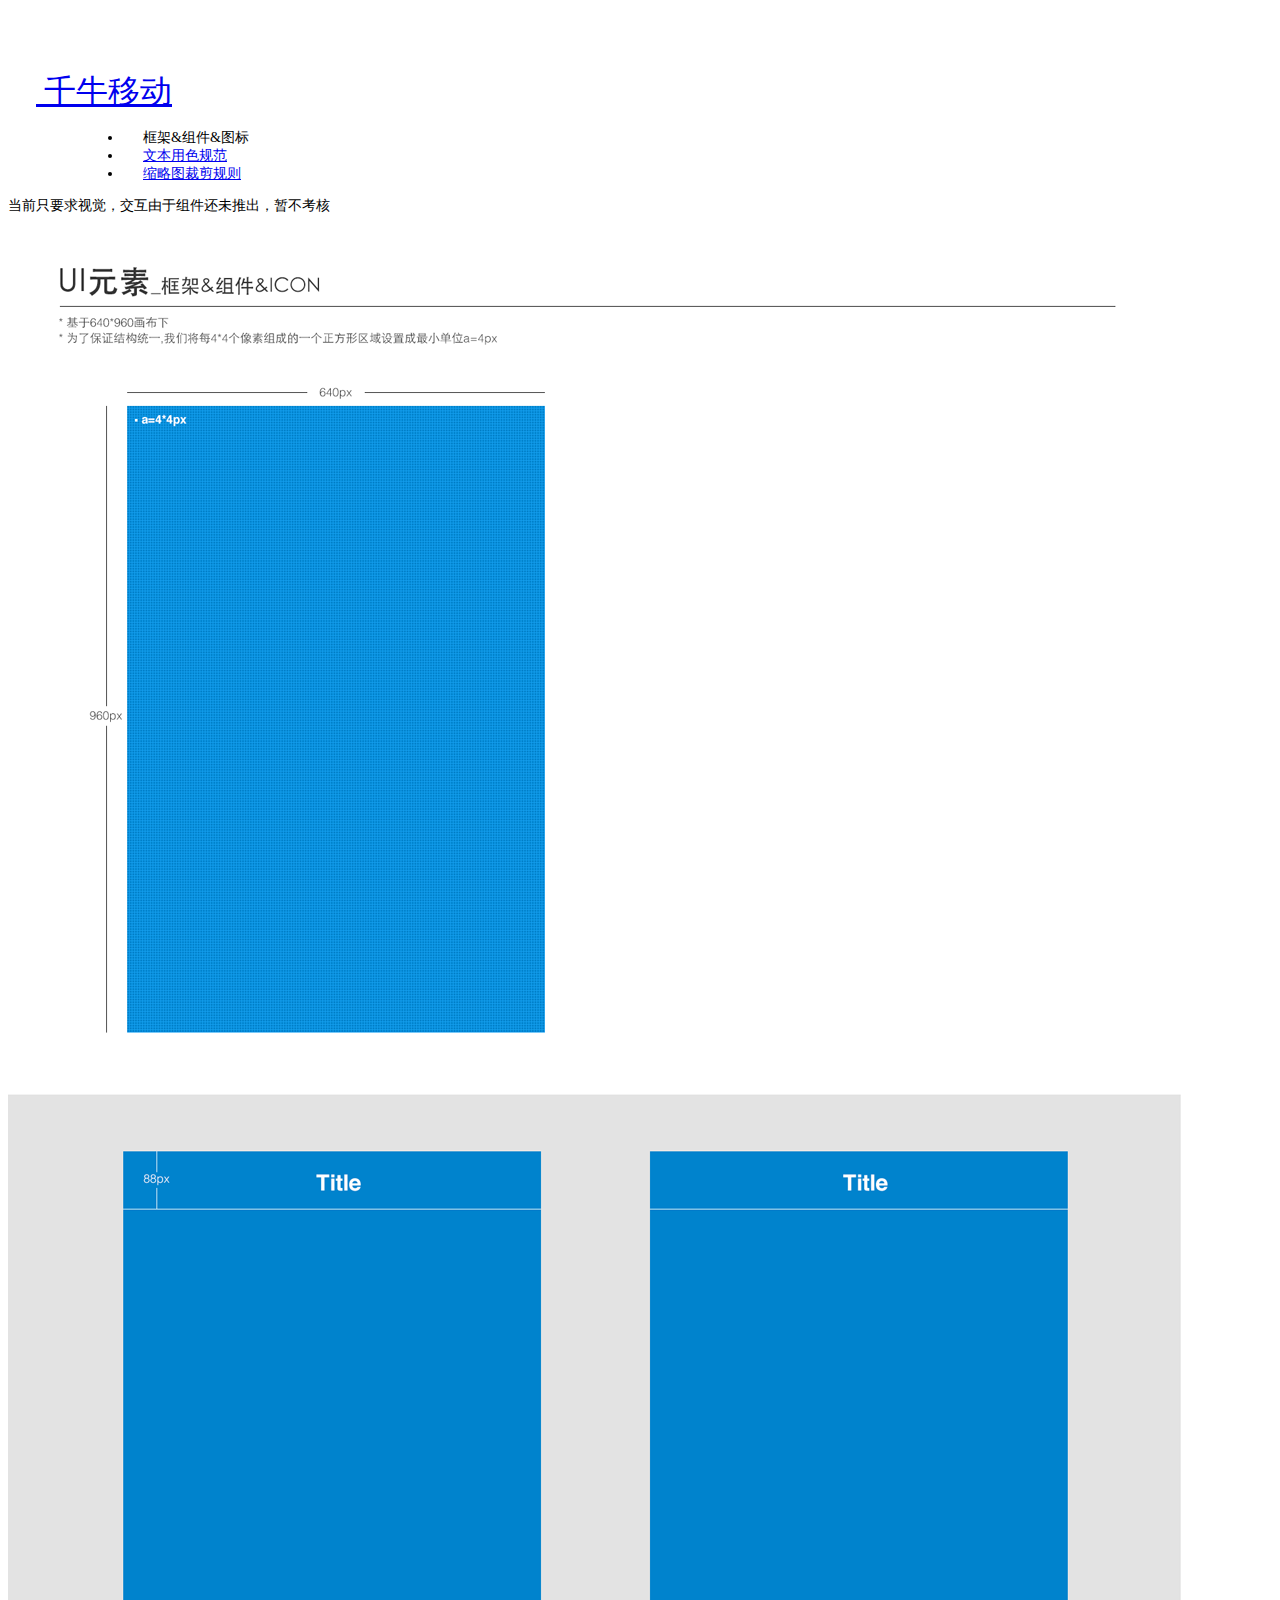
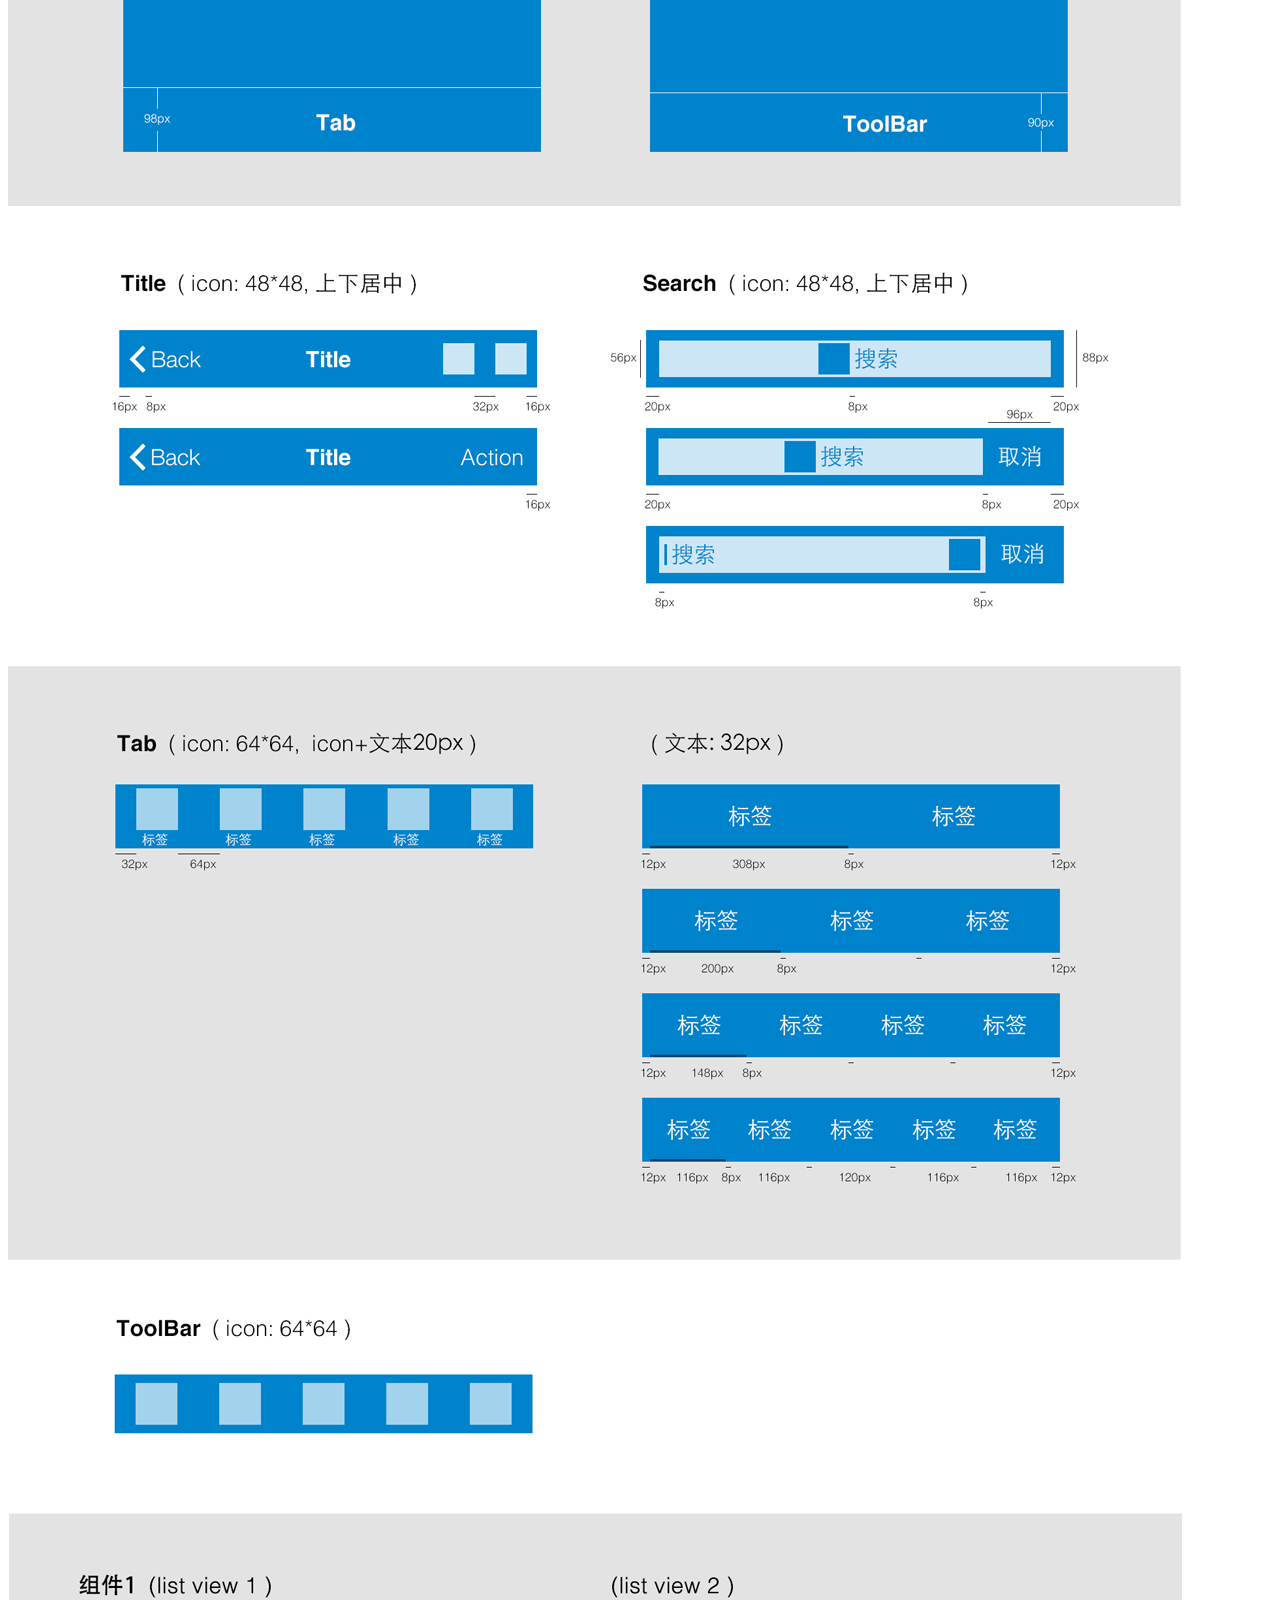
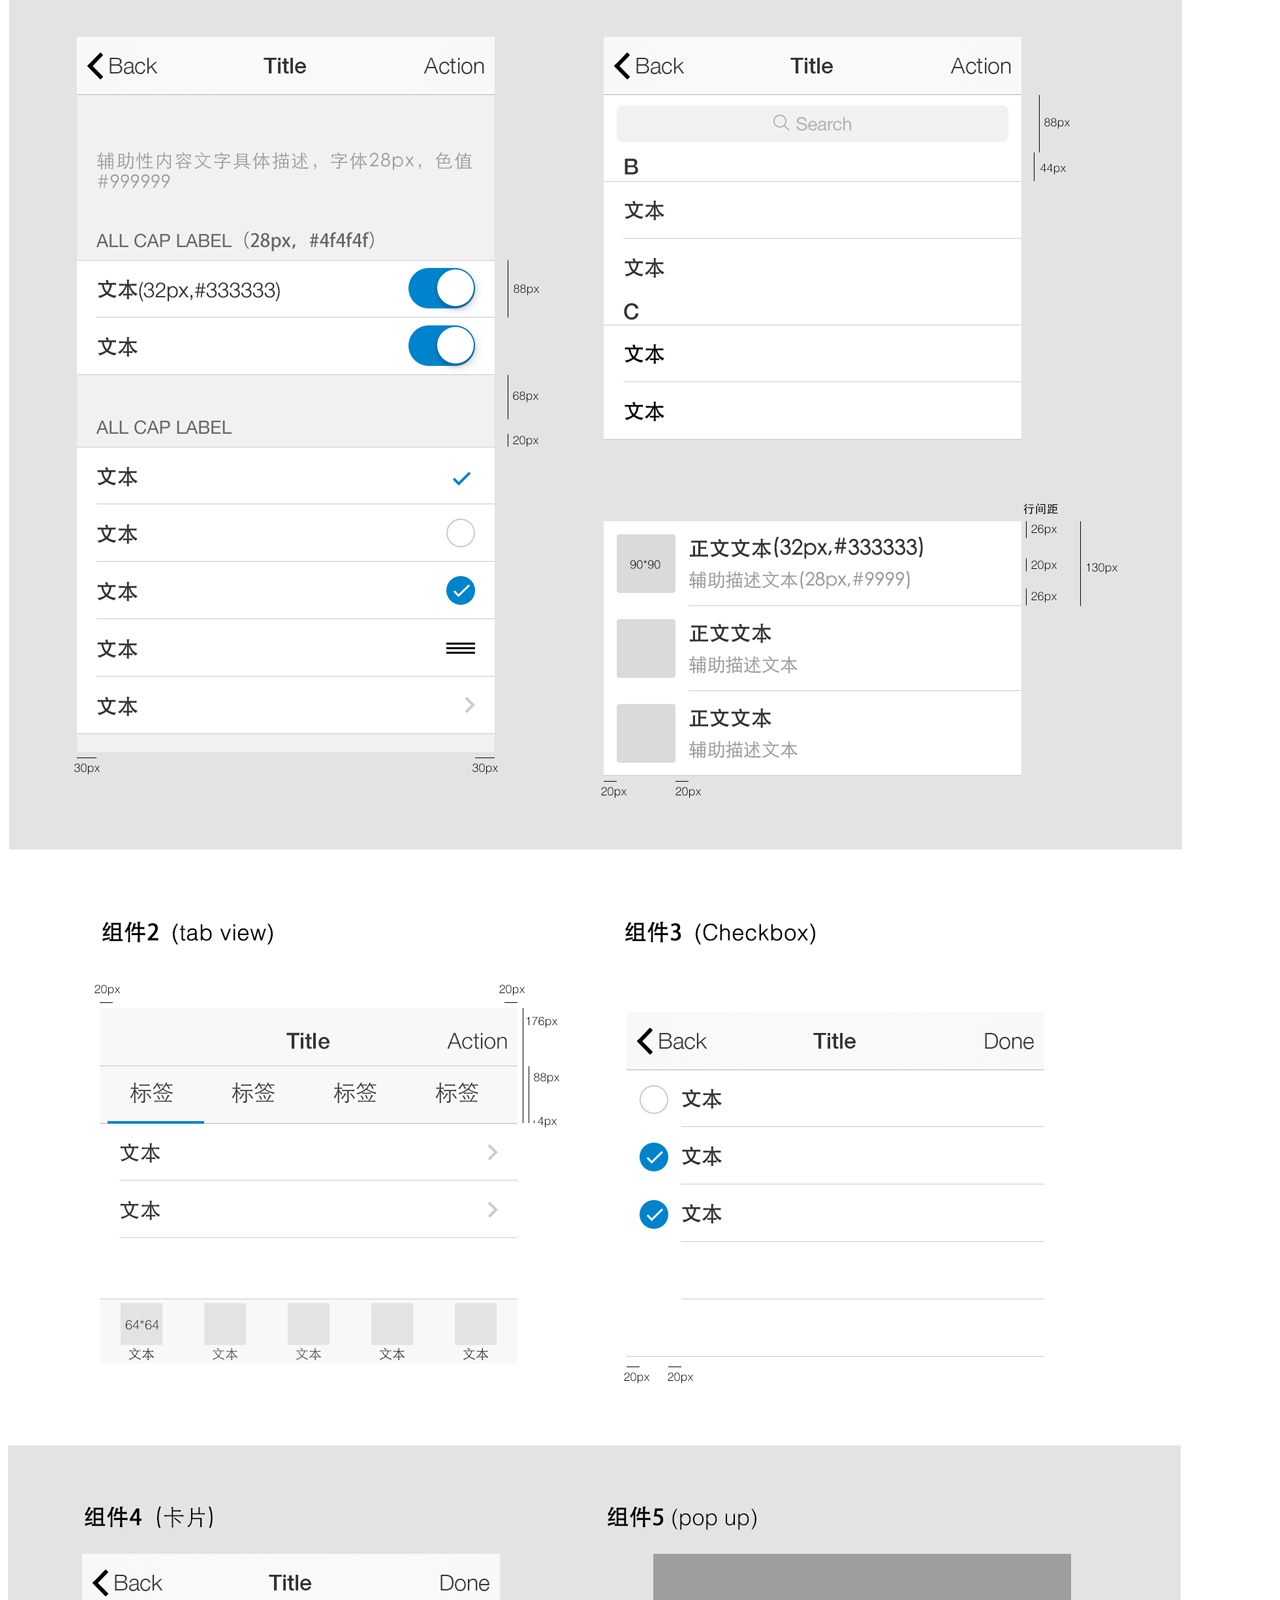
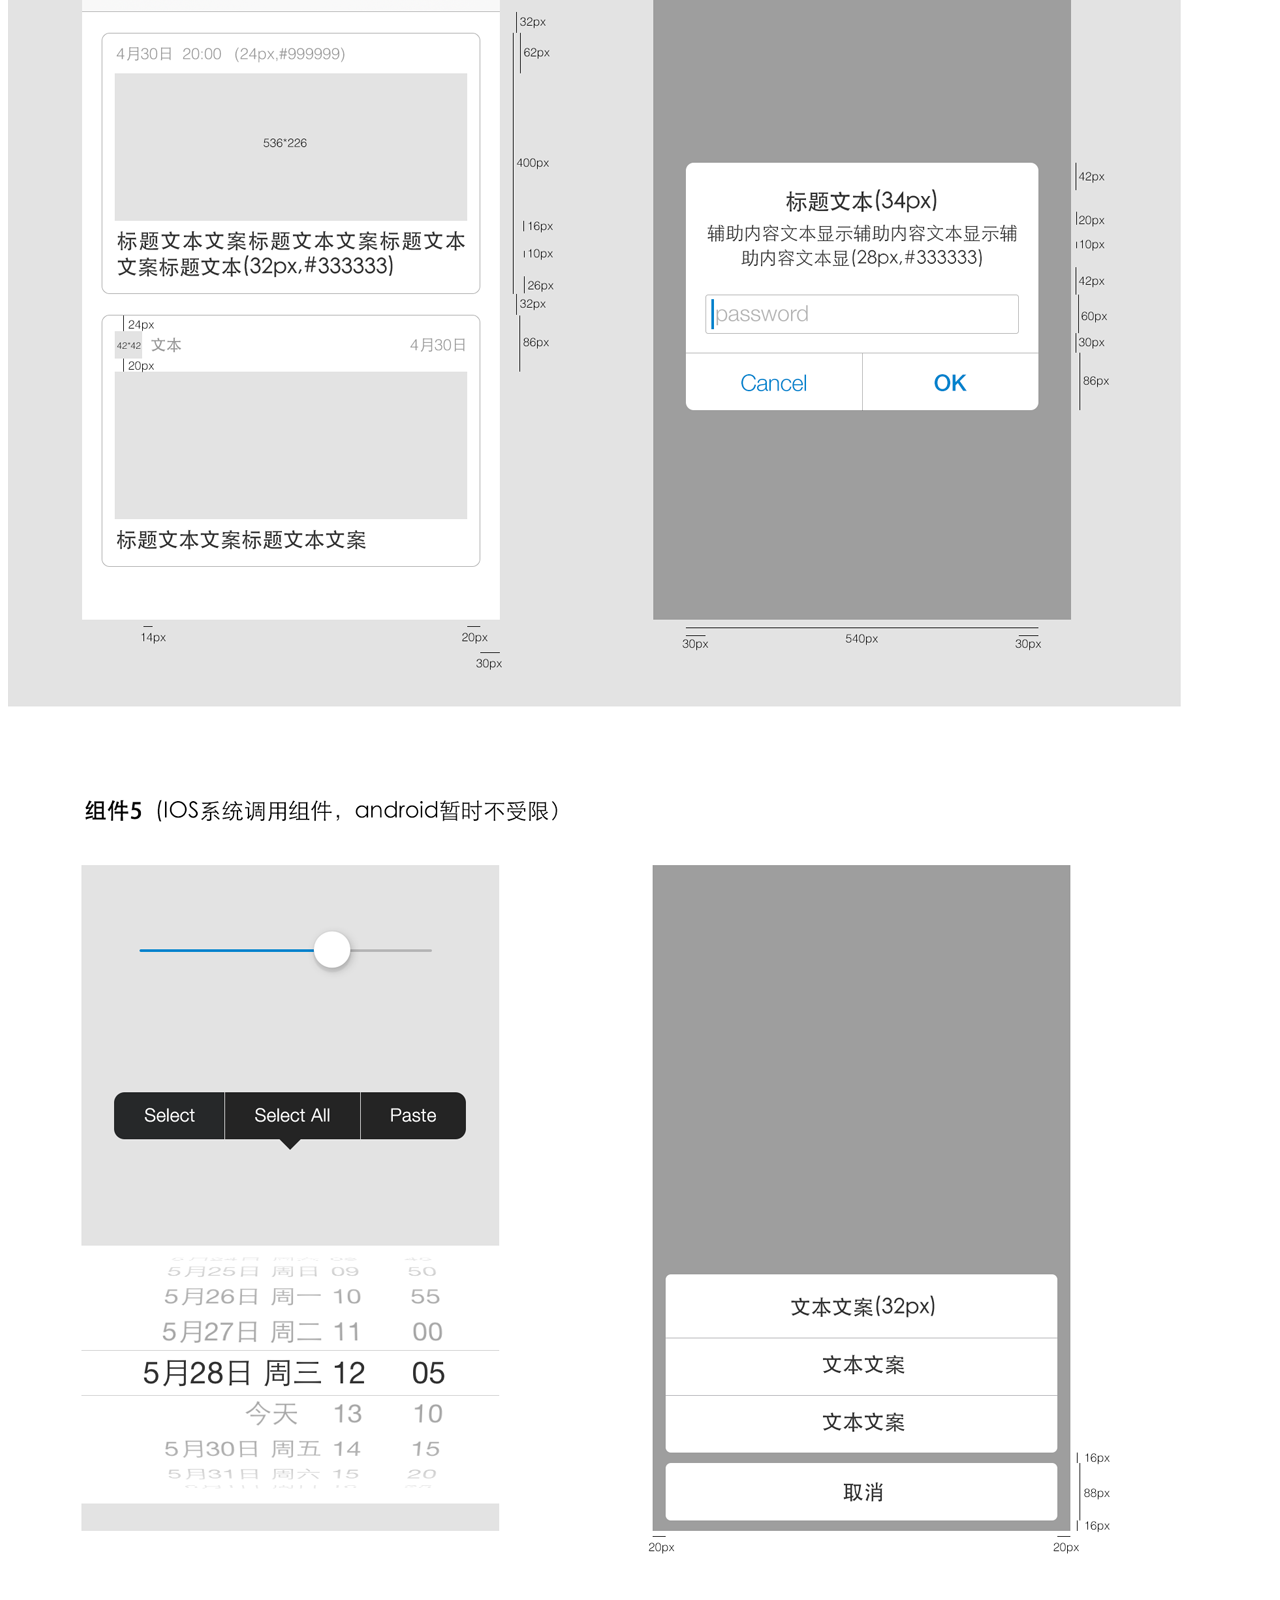
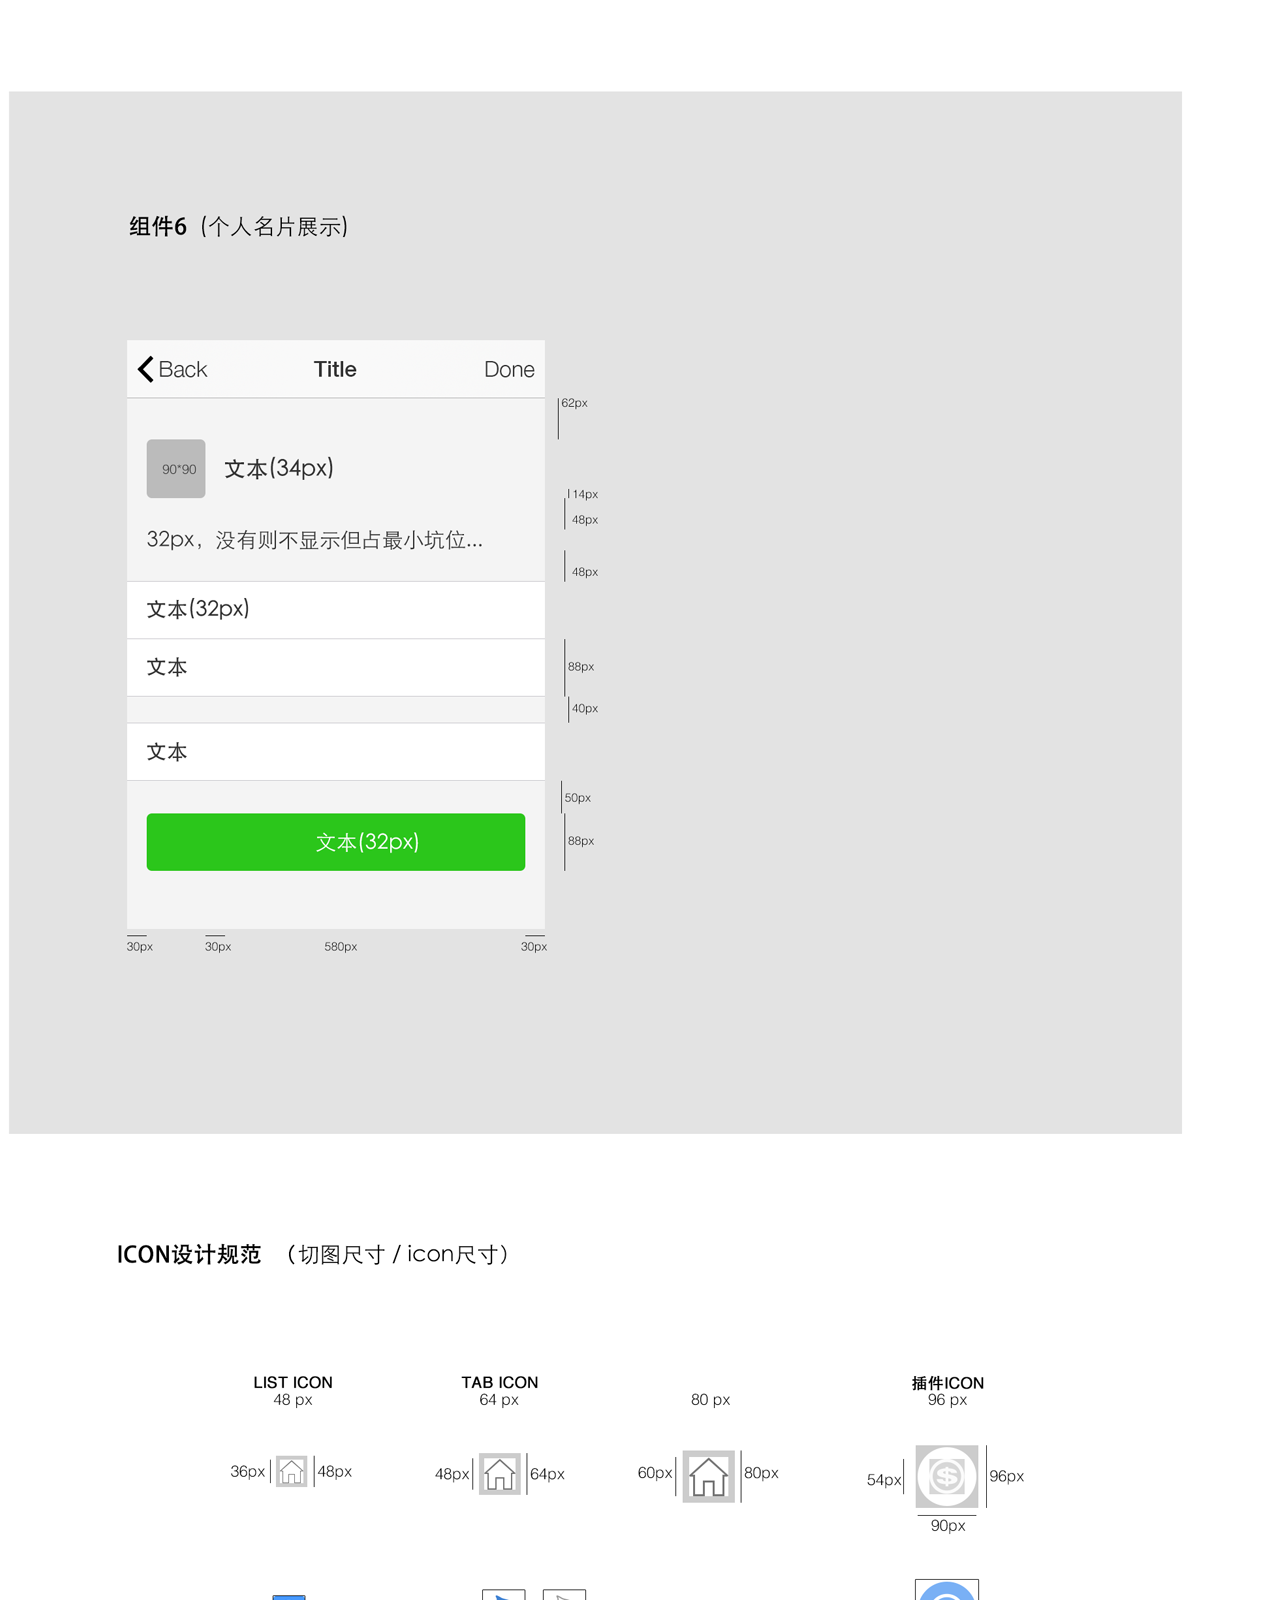
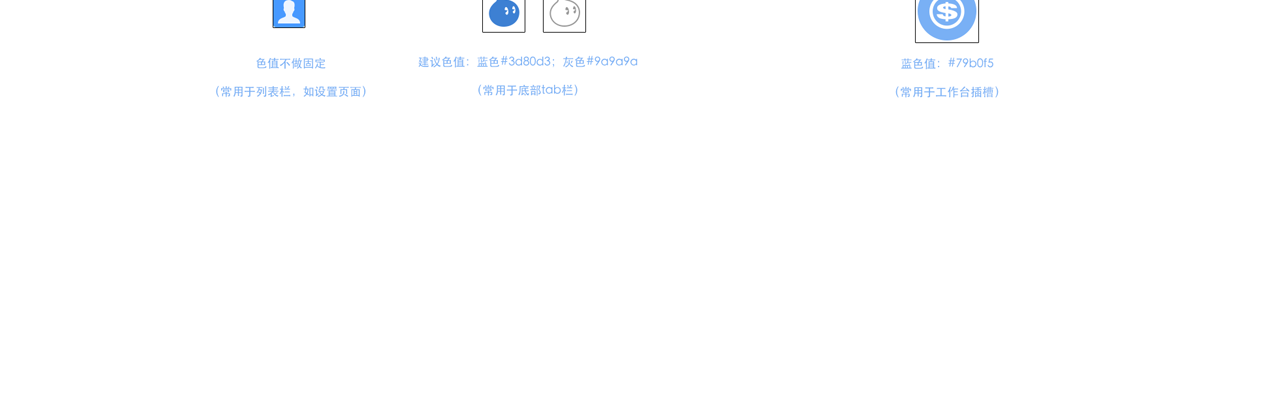
<file: index.html>
<!DOCTYPE html>
<html lang="en">
  <head>
    <meta charset="utf-8">
    <title>千牛移动规范</title>
    <meta http-equiv="X-UA-Compatible" content="IE=edge">
    <meta name="viewport" content="width=device-width, initial-scale=1">
    <link href="http://g.tbcdn.cn/sj/dpl/1.0.0/css/sui.min.css" rel="stylesheet">
    <link href="css/docs.css" rel="stylesheet">
    <script src="http://g.tbcdn.cn/sj/lib/jquery/dist/jquery.min.js"></script>
    <script src="http://g.tbcdn.cn/sj/dpl/1.0.0/js/sui.min.js"></script>
  </head>
  <body>
    <div class="sui-navbar navbar-inverse navbar-fixed-top">
      <div class="navbar-inner">
        <div class="sui-container"><a href="./index.html" class="sui-brand"><i class="sui-icon icon-github-alt">&nbsp;</i>千牛移动</a>
          <ul class="sui-nav">
            <li class='active'><a>框架&组件&图标</a></li>
            <li><a href='text.html'>文本用色规范</a></li>
            <li><a href='thumbnail.html'>缩略图裁剪规则</a></li>
          </ul>
        </div>
      </div>
    </div>
    <div class="sui-container">
      <div class="sui-msg msg-tips msg-large msg-block">
        <div class="msg-con">当前只要求视觉，交互由于组件还未推出，暂不考核</div>
        <i class="msg-icon"></i>
      </div>
      <img src="imgs/components.png?r=20140702" alt="框架组件图标规范" />
    </div>
  </body>
</html>
</file>
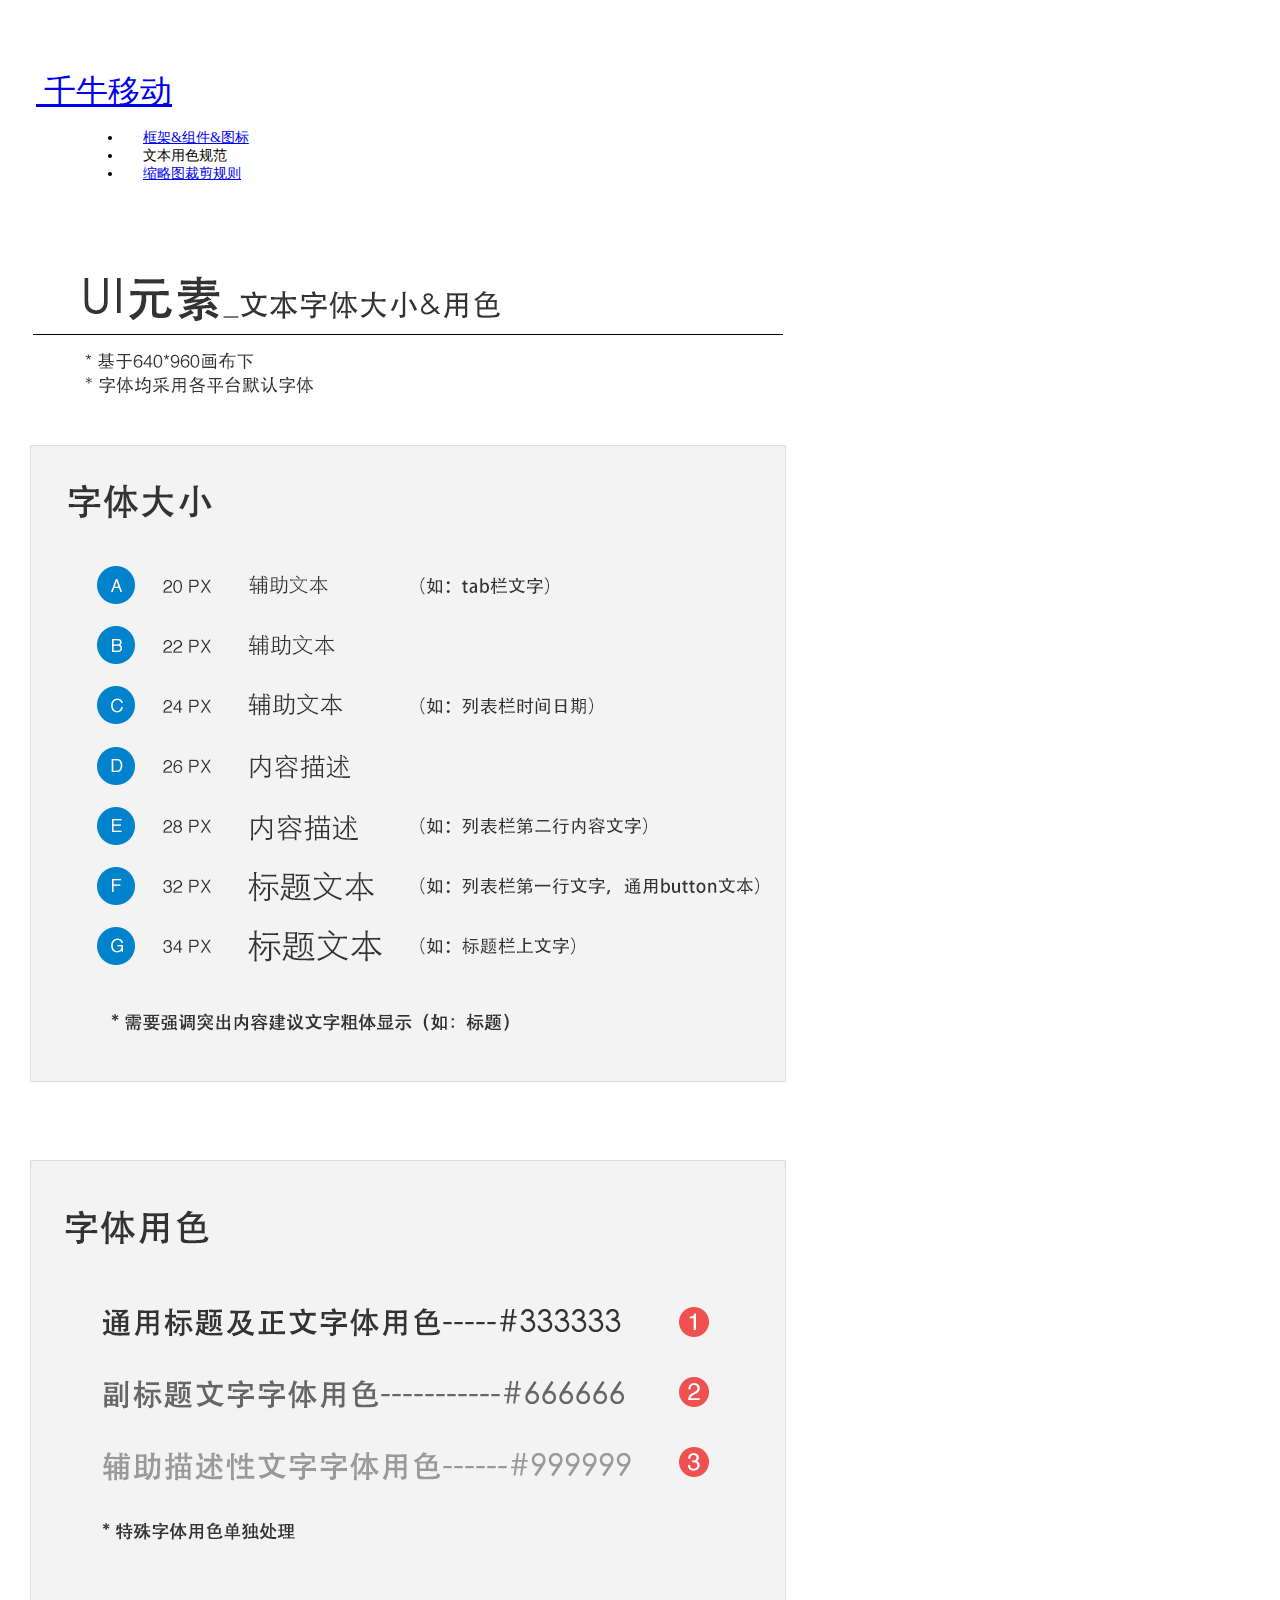
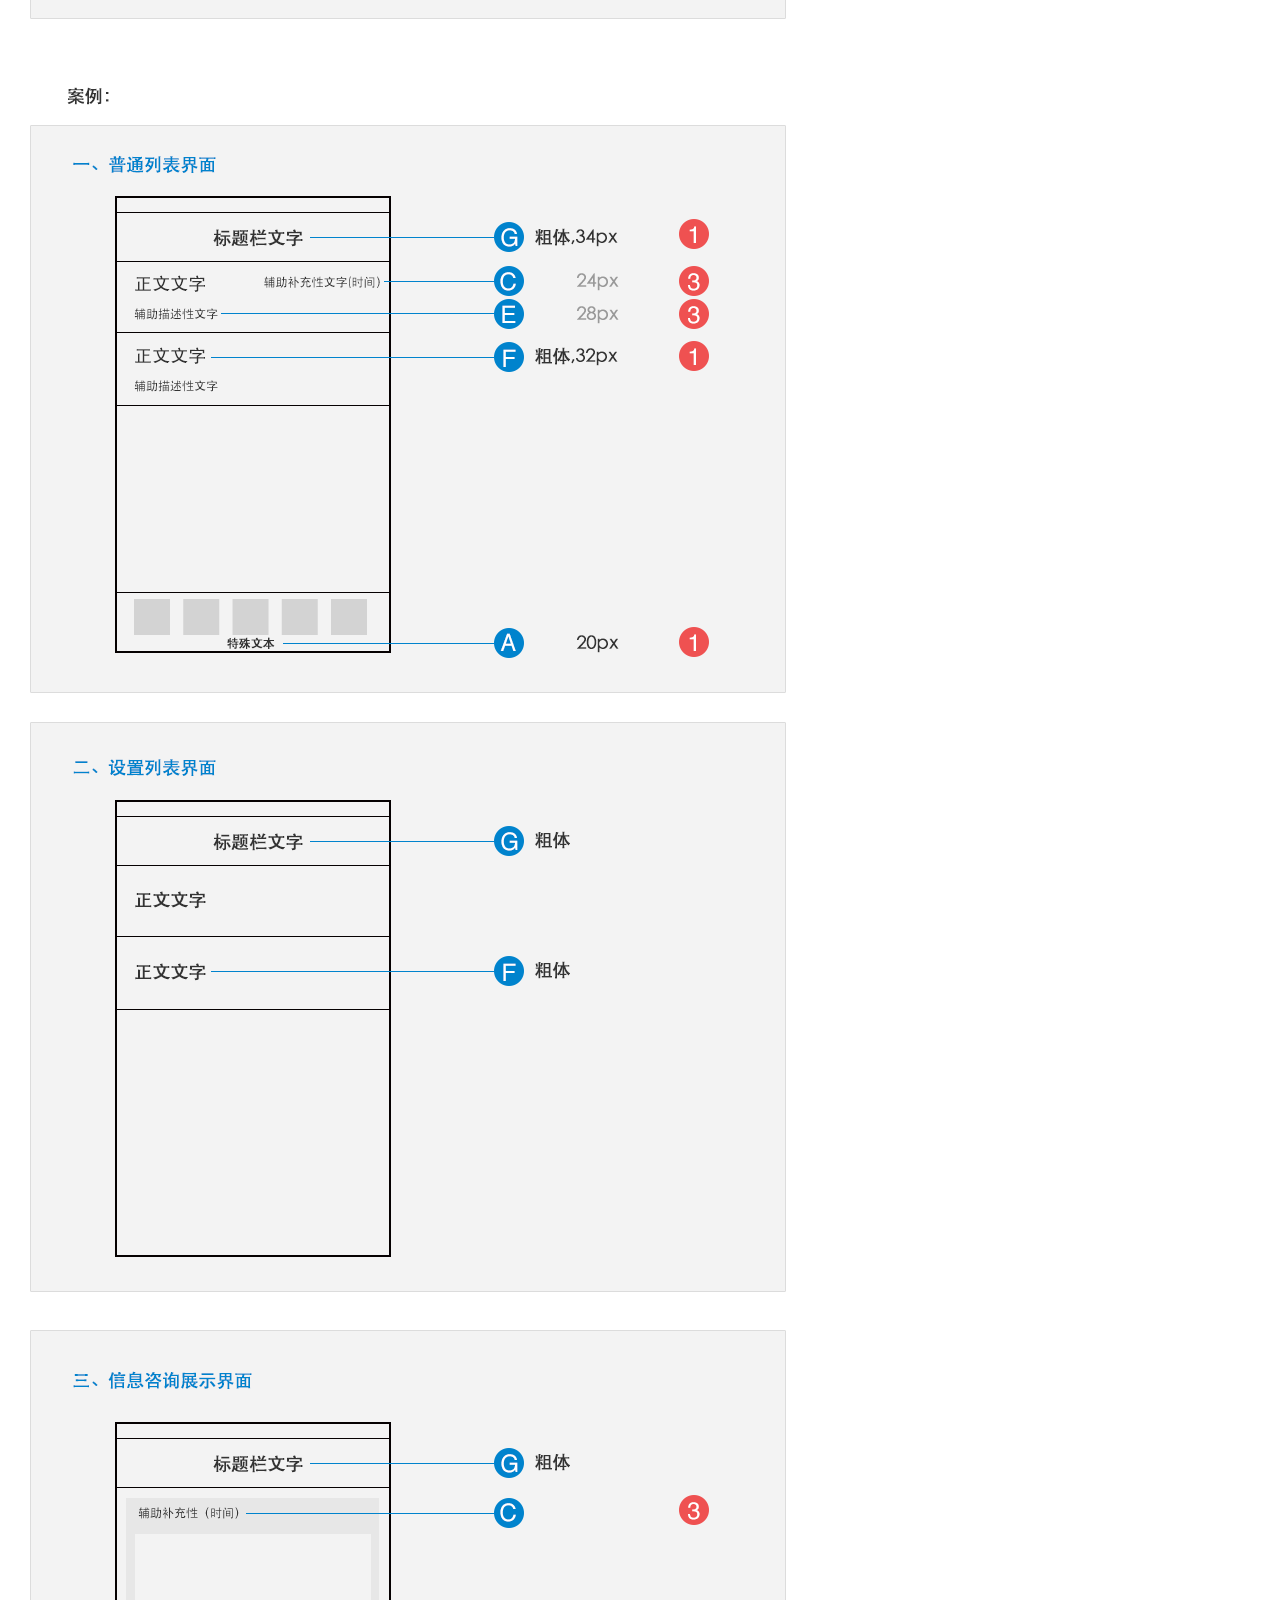
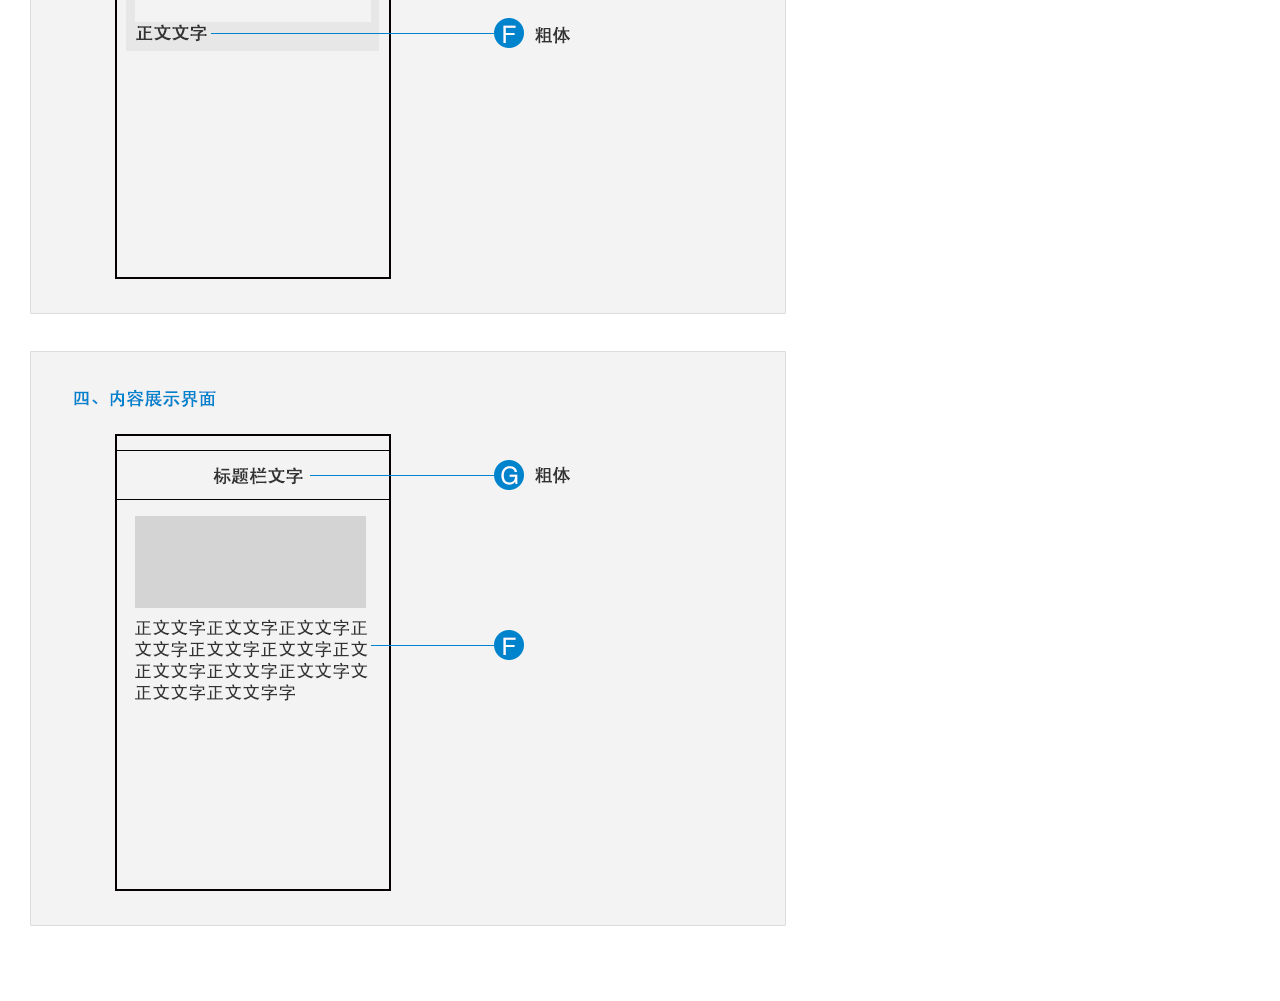
<file: text.html>
<!DOCTYPE html>
<html lang="en">
  <head>
    <meta charset="utf-8">
    <title>千牛移动规范</title>
    <meta http-equiv="X-UA-Compatible" content="IE=edge">
    <meta name="viewport" content="width=device-width, initial-scale=1">
    <link href="http://g.tbcdn.cn/sj/dpl/1.0.0/css/sui.min.css" rel="stylesheet">
    <link href="css/docs.css" rel="stylesheet">
    <script src="http://g.tbcdn.cn/sj/lib/jquery/dist/jquery.min.js"></script>
    <script src="http://g.tbcdn.cn/sj/dpl/1.0.0/js/sui.min.js"></script>
  </head>
  <body>
    <div class="sui-navbar navbar-inverse navbar-fixed-top">
      <div class="navbar-inner">
        <div class="sui-container"><a href="./index.html" class="sui-brand"><i class="sui-icon icon-github-alt">&nbsp;</i>千牛移动</a>
          <ul class="sui-nav">
            <li><a href='index.html'>框架&组件&图标</a></li>
            <li class='active'><a>文本用色规范</a></li>
            <li><a href='thumbnail.html'>缩略图裁剪规则</a></li>
          </ul>
        </div>
      </div>
    </div>
    <div class="sui-container">
      <img src="imgs/text.png" alt="文本用色规范" />
    </div>
  </body>
</html>
</file>
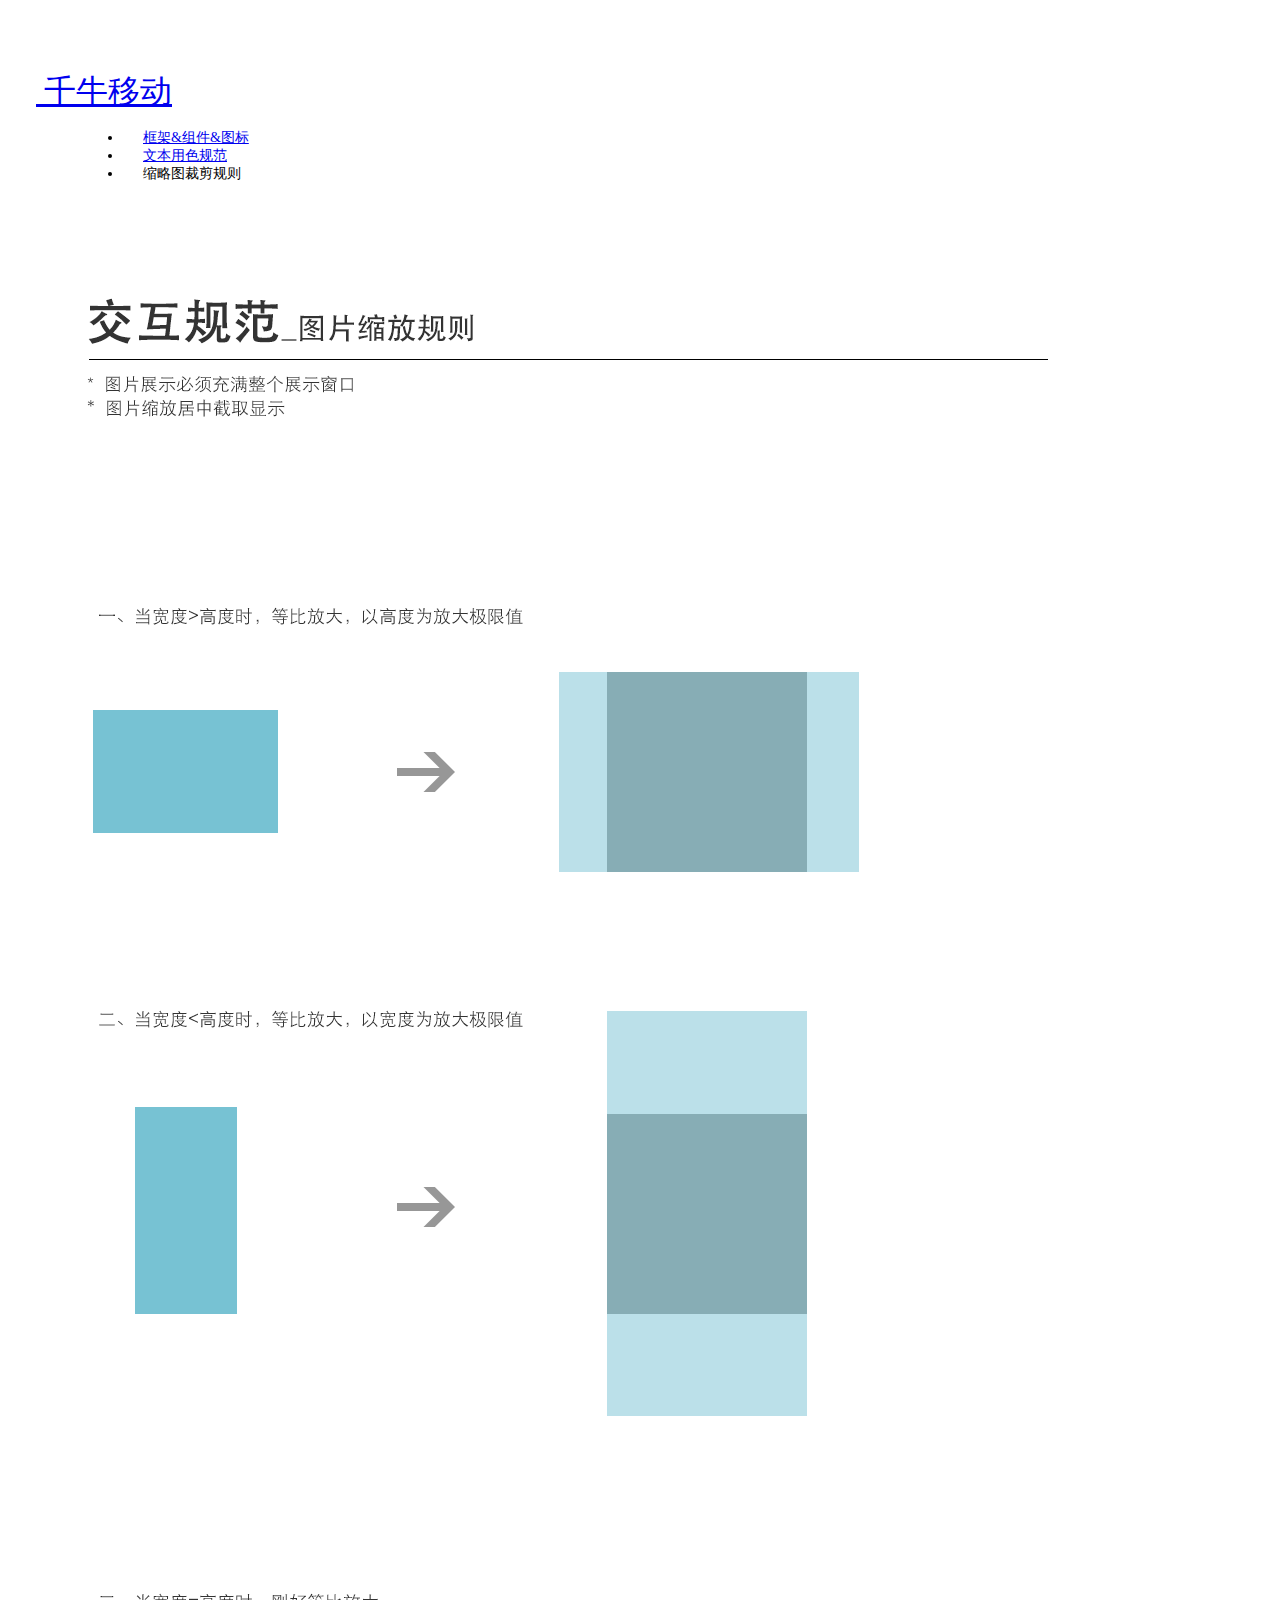
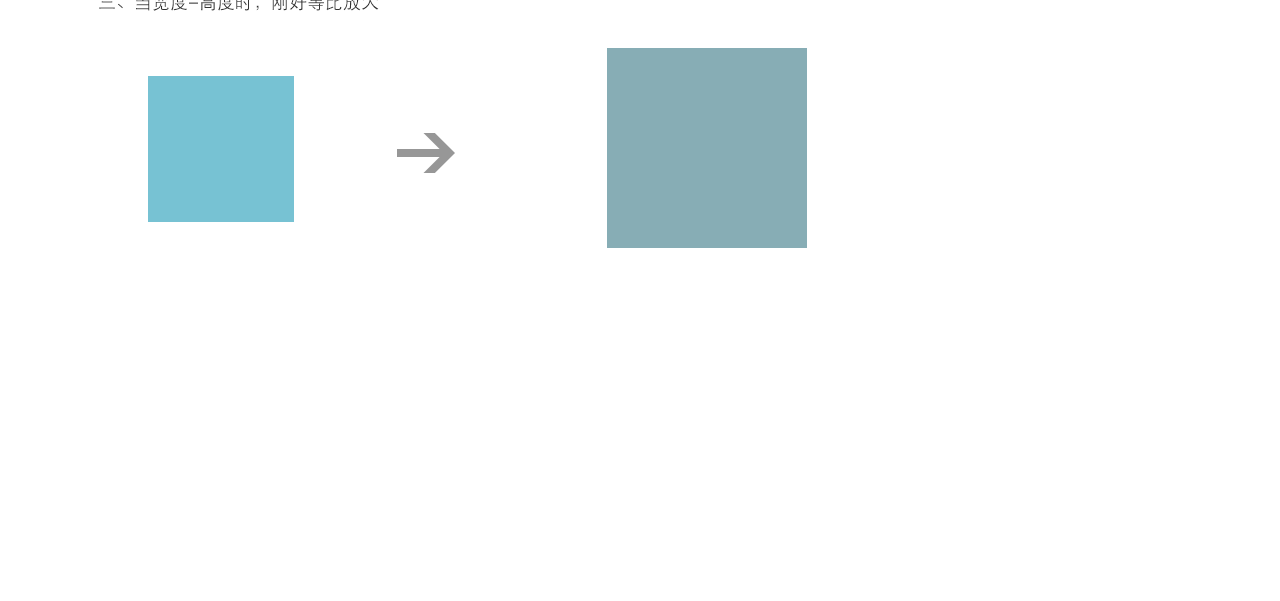
<file: thumbnail.html>
<!DOCTYPE html>
<html lang="en">
  <head>
    <meta charset="utf-8">
    <title>千牛移动规范</title>
    <meta http-equiv="X-UA-Compatible" content="IE=edge">
    <meta name="viewport" content="width=device-width, initial-scale=1">
    <link href="http://g.tbcdn.cn/sj/dpl/1.0.0/css/sui.min.css" rel="stylesheet">
    <link href="css/docs.css" rel="stylesheet">
    <script src="http://g.tbcdn.cn/sj/lib/jquery/dist/jquery.min.js"></script>
    <script src="http://g.tbcdn.cn/sj/dpl/1.0.0/js/sui.min.js"></script>
  </head>
  <body>
    <div class="sui-navbar navbar-inverse navbar-fixed-top">
      <div class="navbar-inner">
        <div class="sui-container"><a href="./index.html" class="sui-brand"><i class="sui-icon icon-github-alt">&nbsp;</i>千牛移动</a>
          <ul class="sui-nav">
            <li><a href='index.html'>框架&组件&图标</a></li>
            <li><a href='text.html'>文本用色规范</a></li>
            <li class='active'><a>缩略图裁剪规则</a></li>
          </ul>
        </div>
      </div>
    </div>
    <div class="sui-container">
      <img src="imgs/thumbnail.png" alt="缩略图裁剪规则" />
    </div>
  </body>
</html>
</file>
<file: css/docs.css>
/* Add additional stylesheets below
-------------------------------------------------- */
/*
  Bootstrap's documentation styles
  Special styles for presenting Bootstrap's documentation and examples
*/
/* Body and structure
-------------------------------------------------- */
body {
  position: relative;
  padding-top: 59px;
  font-size: 14px;
}
html,
body,
.sui-layout,
body > .sui-layout > .sidebar {
  height: 100%;
}
/* Code in headings */
h1 {
  font-size: 32px;
  line-height: 48px;
}
h3 code {
  font-size: 14px;
  font-weight: normal;
}
/* Tweak navbar brand link to be super sleek
-------------------------------------------------- */
.sui-layout .content {
  padding: 0 25px;
  margin-left: 150px;
  background: #fff;
  overflow: hidden;
}
body > .sui-layout > .sidebar {
  width: 150px;
  font-size: 14px;
  line-height: 22px;
  border-right: 1px solid #ddd;
  position: fixed;
  background: #f9f9f9;
}
.docs-sidenav {
  width: 151px;
}
.docs-sidenav [class^="sui-icon"] {
  font-size: 18px;
  vertical-align: -2px;
}
.sui-nav.nav-xlarge > li > a {
  padding: 10px 18px;
}
body > .sui-navbar {
  font-size: 14px;
}
body > .sui-navbar .sui-brand {
  padding: 3px;
  font-size: 32px;
  line-height: 48px;
}
body > .sui-navbar > .navbar-inner {
  padding-left: 25px;
  background-image: none;
}
body > .sui-navbar .sui-nav {
  margin-left: 50px;
}
body > .sui-navbar .sui-nav > li > a {
  padding: 20px;
}
/* Change the docs' brand */
body > .navbar .brand {
  padding-right: 0;
  padding-left: 0;
  margin-left: 20px;
  float: right;
  font-weight: bold;
  color: #000;
  text-shadow: 0 1px 0 rgba(255, 255, 255, 0.1), 0 0 30px rgba(255, 255, 255, 0.125);
  -webkit-transition: all .2s linear;
  -moz-transition: all .2s linear;
  transition: all .2s linear;
}
body > .navbar .brand:hover {
  text-decoration: none;
  text-shadow: 0 1px 0 rgba(255, 255, 255, 0.1), 0 0 30px rgba(255, 255, 255, 0.4);
}
.sui-page-header {
  margin-left: 50px;
  position: relative;
  border-bottom: 1px solid #666;
  padding: 0;
  margin-top: 30px;
}
.sui-page-header:before {
  content: "";
  display: block;
  position: absolute;
  width: 30px;
  height: 30px;
  background: url(../../pictures/title-arrow.png) no-repeat;
  top: 4px;
  left: -50px;
}
h1.sui-page-header:before {
  top: 10px;
}
.demo-operations {
  margin: 10px 0 40px 0;
  list-style: none;
  padding: 4px 8px;
  border-radius: 3px;
  background: #fbfbfb;
}
.demo-operations li {
  float: left;
  position: relative;
  margin-right: 20px;
}
.demo-operations li .sui-msg {
  position: absolute;
  top: 25px;
  left: -20px;
  display: none;
  width: 100px;
}
.copy-btn.zeroclipboard-is-hover {
  text-decoration: underline;
  color: #ff7300;
}
.bs-docs-example {
  position: relative;
  margin-bottom: 15px;
  padding: 39px 19px 14px;
  background-color: #fff;
  border: 1px solid #ddd;
  -webkit-border-radius: 4px;
  -moz-border-radius: 4px;
  border-radius: 4px;
}
.bs-docs-example:after {
  content: "示例";
  position: absolute;
  top: -1px;
  left: -1px;
  padding: 3px 7px;
  font-size: 12px;
  font-weight: bold;
  background-color: #f5f5f5;
  border: 1px solid #ddd;
  color: #9da0a4;
  -webkit-border-radius: 4px 0 4px 0;
  -moz-border-radius: 4px 0 4px 0;
  border-radius: 4px 0 4px 0;
}
.footer {
  border-top: 1px solid #aaa;
  padding: 30px;
  text-align: center;
  color: #666;
  font-size: 13px;
  margin-top: 50px;
}
.footer li {
  padding: 4px 0;
}
@media (max-width: 1400px) {
  .sui-navbar .sui-container {
    width: auto;
  }
}
@media (min-width: 1400px) {
  .sui-layout,
  .sui-navbar .sui-container {
    width: 1400px;
    margin: auto;
  }
}
@media (min-width: 1200px) {
  .sui-layout .content {
    margin-left: 180px;
  }
  body > .sui-layout > .sidebar {
    width: 180px;
  }
  .docs-sidenav {
    width: 181px;
  }
}
@media (max-height: 600px) {
  .sui-nav.nav-tabs.nav-xlarge > li > a {
    padding: 8px 18px;
  }
  .sui-nav.nav-tabs.nav-stacked.nav-xlarge .nav-tabs.nav-stacked > li > a {
    padding: 4px 16px;
    border: none;
  }
}
@media (max-width: 800px) {
  body {
    padding: 0;
  }
  body > .sui-layout > .sidebar {
    position: static;
    float: none;
    height: auto;
  }
  body > .sui-layout > .content {
    margin-left: 0;
    padding: 10px;
  }
  body > .sui-layout > .sidebar {
    width: auto;
    height: auto;
  }
  .docs-sidenav {
    width: auto;
  }
  body > .sui-navbar {
    position: static;
  }
}
</file>
